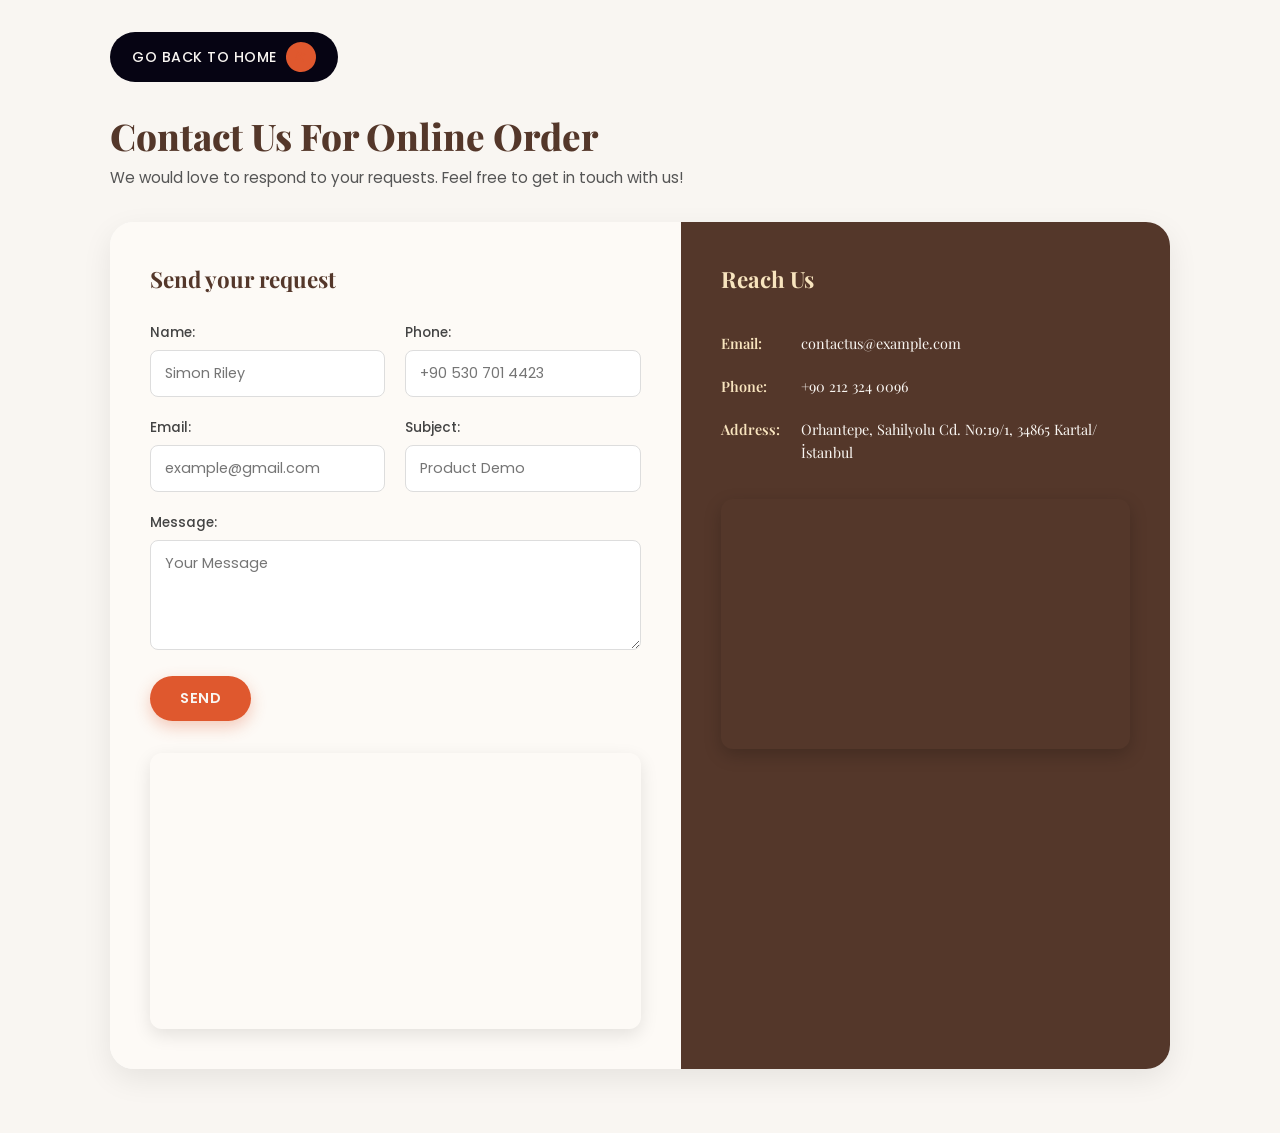
<file: contact.html>
<!DOCTYPE html>
<html lang="en">
<head>
    <meta charset="UTF-8">
    <meta name="viewport" content="width=device-width, initial-scale=1.0">
    <title>Contact Us - Q.Lab Coffee</title>
    <!-- Favicon -->
    <link rel="icon" href="data:image/svg+xml,<svg xmlns=%22http://www.w3.org/2000/svg%22 viewBox=%220 0 100 100%22><text y=%22.9em%22 font-size=%2290%22>☕</text></svg>">
    <link rel="stylesheet" href="stylish.css">
    <!-- Boxicons -->
    <link href='https://unpkg.com/boxicons@2.1.4/css/boxicons.min.css' rel='stylesheet'>
</head>
<body class="contact">

    <div class="btnx">
        <a href="index.html" class="btn">
            <span>Go Back to Home</span>
            <i class='bx bx-left-arrow-alt'></i>
        </a>
    </div>

    <main class="contact-section">
        <div class="container">
            <h1>Contact Us For Online Order</h1>
            <p class="subtext">We would love to respond to your requests. Feel free to get in touch with us!</p>

            <div class="contact-box">
                <!-- Left Form Column -->
                <div class="contact-left">
                    <h3>Send your request</h3>
                    <form class="contact-form" id="contactForm" onsubmit="event.preventDefault(); alert('Thank you! Your message has been received.'); this.reset();">
                        <div class="input-row">
                            <div class="input-group">
                                <label for="name">Name:</label>
                                <input type="text" id="name" placeholder="Simon Riley" required>
                            </div>
                            <div class="input-group">
                                <label for="phone">Phone:</label>
                                <input type="tel" id="phone" placeholder="+90 530 701 4423">
                            </div>
                        </div>

                        <div class="input-row">
                            <div class="input-group">
                                <label for="email">Email:</label>
                                <input type="email" id="email" placeholder="example@gmail.com" required>
                            </div>
                            <div class="input-group">
                                <label for="subject">Subject:</label>
                                <input type="text" id="subject" placeholder="Product Demo">
                            </div>
                        </div>

                        <label for="message">Message:</label>
                        <textarea id="message" rows="4" placeholder="Your Message" required></textarea>

                        <button type="submit">SEND</button>

                        <div class="video-wrapper">
                            <iframe 
                                src="https://www.youtube.com/embed/4Mzgb0GzL18?si=ZM2g_o-kmfveIojc" 
                                title="YouTube video player" 
                                allow="accelerometer; autoplay; clipboard-write; encrypted-media; gyroscope; picture-in-picture; web-share" 
                                allowfullscreen>
                            </iframe>
                        </div>
                    </form>
                </div>

                <!-- Right Info Column -->
                <div class="contact-right">
                    <h3>Reach Us</h3>

                    <table class="contact-info-table">
                        <tr>
                            <td>Email:</td>
                            <td>contactus@example.com</td>
                        </tr>
                        <tr>
                            <td>Phone:</td>
                            <td>+90 212 324 0096</td>
                        </tr>
                        <tr>
                            <td>Address:</td>
                            <td>Orhantepe, Sahilyolu Cd. No:19/1, 34865 Kartal/İstanbul</td>
                        </tr>
                    </table>

                    <div class="map-wrapper">
                        <iframe 
                            src="https://www.google.com/maps/embed?pb=!1m18!1m12!1m3!1d2508.5531154723544!2d-114.09509571028615!3d51.042873971601495!2m3!1f0!2f0!3f0!3m2!1i1024!2i768!4f13.1!3m3!1m2!1s0x53716f61937b92df%3A0xee4f1465c2570eb7!2sQ.Lab%20Coffee%20Roasters%20%26%20Tasting%20Experience!5e0!3m2!1str!2str!4v1705629506793!5m2!1str!2str" 
                            allowfullscreen="" 
                            loading="lazy" 
                            referrerpolicy="no-referrer-when-downgrade">
                        </iframe>
                    </div>
                </div>
            </div>
        </div>
    </main>

</body>
</html>
</file>
<file: stylish.css>
/* google fonts */
@import url('https://fonts.googleapis.com/css2?family=Playfair+Display:wght@400;500;600;700;800&family=Poppins:wght@400;500;600;700;800&display=swap');

*{
    margin: 0;
    padding: 0;
    box-sizing: border-box;
    scroll-behavior: smooth;
    scroll-padding-top: 5rem;
    font-family: var(--font-family-2);
}

/* variables */
:root{
    --main-color: #54372a;
    --second-color: #df582e;
    --text-color: #060413;
    --container-color: #f8e4be;
    --bg-color: #f9f6f2;
    --text-alter-color: #94908e;
    --poppins-font: 'Poppins', sans-serif;
    --font-family-2: 'Playfair Display', serif;
}

html, body{
    width: 100%;
    overflow-x: hidden;
    background: var(--bg-color);
    color: var(--text-color);
}

body{
    line-height: 1.6;
}

/*Custom scroll bar*/
html::-webkit-scrollbar{
    width: 0.5rem;
    background: transparent;
}
html::-webkit-scrollbar-thumb{
    background-color: var(--main-color);
    border-radius: 4px;
}

a{
    text-decoration: none;
}

img{
    width: 100%;
    max-width: 100%;
    display: block;
}

section{
    padding: 4rem 0 3rem;
}

.container{
    max-width: 1060px;
    margin: auto;
    width: 90%;
}

/* Header & Navigation */
header{
    position: fixed;
    top: 20px;
    left: 0;
    width: 100%;
    z-index: 100;
}

.nav{
    display: flex;
    justify-content: space-between;
    align-items: center;
    background: var(--text-color);
    padding: 14px 24px;
    border-radius: 2rem;
    box-shadow: 0 10px 25px rgba(0, 0, 0, 0.15);
}

.logo{
    font-size: 1.4rem;
    font-weight: 700;
    color: var(--container-color);
    letter-spacing: 0.5px;
}

.navbar{
    display: flex;
    align-items: center;
    column-gap: 1.8rem;
}

.nav-link{
    font-size: 0.9rem;
    color: var(--text-alter-color);
    font-family: var(--poppins-font);
    font-weight: 500;
    transition: 0.3s ease;
}

.nav-link:hover{
    color: var(--bg-color);
}

.nav-icons{
    display: flex;
    align-items: center;
    column-gap: 1rem;
}

.nav-icons .bx{
    color: var(--bg-color);
    font-size: 20px;
}

/* menu icon */
.menu-icon{
    display: none;
    flex-direction: column;
    align-items: center;
    justify-content: center;
    row-gap: 5px;
    cursor: pointer;
    z-index: 200;
    transition: 0.3s;
}

.menu-icon div{
    display: block;
    background: var(--bg-color);
    height: 2px;
    width: 24px;
    transition: 0.3s;
    border-radius: 2px;
}

.move .line1{
    transform: rotate(-45deg) translate(-5px, 5px);
}

.move .line2{
    opacity: 0;
}

.move .line3{
    transform: rotate(45deg) translate(-5px, -5px);
}

/* Home Section */
.home{
    min-height: 80vh;
    display: grid;
    grid-template-columns: repeat(2, 1fr);
    align-items: center;
    gap: 2rem;
    padding-top: 7rem;
}

.home-text h1{
    font-size: 3.5rem;
    font-weight: 800;
    line-height: 1.15;
    color: var(--main-color);
}

.home-text p{
    max-width: 380px;
    font-size: 0.95rem;
    font-family: var(--poppins-font);
    color: #444;
    margin: 1.2rem 0 1.8rem;
}

.btn{
    display: inline-flex;
    align-items: center;
    justify-content: center;
    column-gap: 0.6rem;
    padding: 10px 20px;
    border-radius: 2rem;
    background: var(--text-color);
    transition: 0.3s ease;
}

.btn:hover{
    transform: translateY(-2px);
    box-shadow: 0 8px 20px rgba(0, 0, 0, 0.15);
}

.btn span{
    font-family: var(--poppins-font);
    color: var(--bg-color);
    font-size: 0.88rem;
    font-weight: 500;
    text-transform: uppercase;
    letter-spacing: 0.5px;
}

.btn .bx{
    font-size: 18px;
    background: var(--second-color);
    color: var(--bg-color);
    padding: 5px;
    border-radius: 50%;
    transform: rotate(60deg);
}

.home-img{
    max-width: 520px;
    width: 100%;
    margin: auto;
    object-fit: contain;
}

/* Headings */
.heading{
    display: flex;
    flex-direction: column;
    align-items: center;
    text-align: center;
    margin-bottom: 2.5rem;
}

.heading h2{
    font-size: 2.2rem;
    font-weight: 800;
    color: var(--main-color);
    line-height: 1.25;
}

.heading p{
    max-width: 550px;
    width: 100%;
    font-size: 0.92rem;
    font-family: var(--poppins-font);
    color: #555;
    margin-top: 1rem;
}

/* Services */
.service-content{
    display: grid;
    grid-template-columns: repeat(auto-fit, minmax(150px, 1fr));
    gap: 1.2rem;
    justify-content: center;
}

.ser-box{
    background: var(--main-color);
    display: flex;
    flex-direction: column;
    align-items: center;
    row-gap: 1rem;
    padding: 30px 15px;
    border-radius: 1.5rem;
    text-align: center;
    transition: 0.3s ease;
}

.ser-box:hover{
    transform: translateY(-5px);
    box-shadow: 0 10px 25px rgba(84, 55, 42, 0.25);
}

.ser-box img{
    width: 80px;
    height: 80px;
    object-fit: contain;
}

.ser-box p{
    color: var(--container-color);
    font-family: var(--poppins-font);
    font-weight: 500;
    font-size: 0.9rem;
}

/* Products */
.product-content{
    display: grid;
    grid-template-columns: repeat(3, 1fr);
    gap: 1.8rem;
    background: #e8d8cd;
    border-radius: 1.5rem;
    padding: 40px;
}

.product-box{
    background: #fff8f7;
    padding: 24px;
    border-radius: 1.5rem;
    display: flex;
    flex-direction: column;
    align-items: center;
    transition: 0.3s ease;
}

.product-box:hover{
    transform: translateY(-5px);
    box-shadow: 0 12px 24px rgba(0, 0, 0, 0.08);
}

.product-box img{
    margin-top: 1rem;
    width: 140px;
    height: 140px;
    border-radius: 50%;
    object-fit: cover;
}

.product-box p{
    font-size: 0.72rem;
    font-weight: 500;
    font-family: var(--poppins-font);
    padding: 3px 10px;
    border: 1px solid var(--text-alter-color);
    border-radius: 1rem;
    background: #fff;
    margin: 1rem 0 0.5rem;
}

.product-box h2{
    color: var(--main-color);
    font-size: 1.25rem;
    font-weight: 600;
}

.product-info{
    display: flex;
    align-items: center;
    justify-content: space-between;
    margin-top: 1.5rem;
    width: 100%;
}

.product-info span{
    color: var(--main-color);
    font-size: 1.15rem;
    font-weight: 600;
    font-family: var(--poppins-font);
}

.product-info .bx{
    padding: 8px;
    background: var(--second-color);
    color: var(--bg-color);
    border-radius: 50%;
    cursor: pointer;
    transition: 0.3s ease;
}

.product-info .bx:hover{
    background: var(--main-color);
}

/* Team */
.team-content{
    display: grid;
    grid-template-columns: repeat(auto-fit, minmax(260px, 1fr));
    gap: 1.8rem;
}

.team-box{
    background: #fff;
    padding: 16px;
    border-radius: 12px;
    box-shadow: 0 6px 18px rgba(0, 0, 0, 0.04);
}

.team-box img{
    width: 100%;
    height: 360px;
    object-fit: cover;
    border-radius: 10px;
}

.team-box h2{
    font-size: 1.1rem;
    font-weight: 600;
    color: var(--main-color);
    font-family: var(--poppins-font);
    margin-top: 1rem;
}

.team-box span{
    font-size: 0.8rem;
    color: var(--second-color);
    font-family: var(--poppins-font);
    font-weight: 500;
}

.team-box p{
    font-size: 0.88rem;
    font-family: var(--poppins-font);
    color: #555;
    margin-top: 10px;
    line-height: 1.5;
}

/* Review / Testimonials */
.review{
    max-width: 650px;
    margin: auto;
    width: 90%;
}

.review-box{
    display: flex;
    flex-direction: column;
    align-items: center;
    text-align: center;
    margin-bottom: 3.5rem !important;
    padding: 0 10px;
}

.review-box img{
    width: 90px;
    height: 90px;
    border-radius: 50%;
    border: 5px solid #fff;
    object-fit: cover;
    object-position: center;
    box-shadow: 0 4px 16px hsla(355, 25%, 15%, 0.15);
}

.review-box h2{
    font-size: 1.05rem;
    color: var(--main-color);
    font-family: var(--poppins-font);
    font-weight: 600;
    margin: 1rem 0 0.3rem;
}

.review-box span{
    font-size: 1.15rem;
    font-weight: 600;
    color: var(--main-color);
    display: block;
    margin-bottom: 0.8rem;
}

.review-box p{
    font-size: 0.92rem;
    font-family: var(--poppins-font);
    color: #666;
    line-height: 1.6;
}

.swiper-pagination-bullet{
    width: 8px !important;
    height: 8px !important;
    border-radius: 0.2rem !important;
    background: var(--main-color) !important;
    opacity: 0.5 !important;
    transition: 0.3s ease;
}

.swiper-pagination-bullet-active{
    width: 1.5rem !important;
    background: var(--second-color) !important;
    opacity: 1 !important;
}

/* Book Table */
.book{
    display: flex;
    flex-direction: column;
    align-items: center;
    justify-content: center;
    color: var(--bg-color);
    padding: 60px 20px;
    position: relative;
    border-radius: 1.5rem;
    overflow: hidden;
    margin-bottom: 3rem;
}

.book-img{
    position: absolute;
    top: 0;
    left: 0;
    width: 100%;
    height: 100%;
    object-fit: cover;
    z-index: -2;
}

.book-overlay{
    position: absolute;
    top: 0;
    left: 0;
    width: 100%;
    height: 100%;
    background: rgba(0, 0, 0, 0.65);
    z-index: -1;
}

.book-data{
    max-width: 480px;
    width: 100%;
    text-align: center;
}

.book-data h2{
    font-size: 2.2rem;
    font-weight: 700;
    line-height: 1.25;
    margin-bottom: 1.2rem;
}

.book-data form{
    display: flex;
    align-items: center;
    gap: 10px;
    background: var(--bg-color);
    border-radius: 2.5rem;
    padding: 6px 12px;
    margin: 1.2rem 0;
    box-shadow: 0 8px 24px rgba(0, 0, 0, 0.2);
}

.input-box{
    display: flex;
    align-items: center;
    column-gap: 8px;
    flex: 1;
    padding: 0 10px;
}

.input-box .bx{
    color: var(--main-color);
    font-size: 1.1rem;
}

.input-box input{
    width: 100%;
    border: none;
    outline: none;
    padding: 12px 0;
    background: transparent;
    font-family: var(--poppins-font);
    font-size: 0.9rem;
    color: var(--text-color);
}

.book-btn{
    border: none;
    cursor: pointer;
    font-family: var(--poppins-font);
    font-size: 0.85rem;
    font-weight: 600;
    padding: 12px 20px;
    background: var(--main-color);
    color: var(--bg-color);
    border-radius: 2.5rem;
    white-space: nowrap;
    transition: 0.3s ease;
}

.book-btn:hover{
    background: var(--second-color);
}

.book-data p{
    font-size: 0.85rem;
    font-family: var(--poppins-font);
    opacity: 0.9;
}

/* Footer */
.footer{
    display: grid;
    grid-template-columns: repeat(4, 1fr);
    gap: 2rem;
    margin-top: 3rem !important;
    padding-bottom: 2rem;
}

.footer .logo{
    color: var(--main-color);
    font-size: 1.5rem;
}

.social{
    display: flex;
    align-items: center;
    margin-top: 1rem;
    gap: 0.8rem;
}

.social a{
    font-size: 22px;
    color: var(--main-color);
    display: inline-flex;
    align-items: center;
    justify-content: center;
    width: 36px;
    height: 36px;
    border-radius: 50%;
    background: rgba(84, 55, 42, 0.08);
    transition: 0.3s ease;
}

.social a:hover{
    color: #fff;
    background: var(--second-color);
    transform: translateY(-2px);
}

.footer-box{
    display: flex;
    flex-direction: column;
}

.footer-box h3{
    font-size: 1.1rem;
    font-weight: 600;
    color: var(--main-color);
    margin-bottom: 1.2rem;
    font-family: var(--poppins-font);
}

.footer-box a{
    color: #555;
    font-family: var(--poppins-font);
    font-size: 0.9rem;
    margin-bottom: 8px;
    transition: 0.2s ease;
}

.footer-box a:hover{
    color: var(--second-color);
    padding-left: 4px;
}

.copyright{
    padding: 24px;
    color: #777;
    font-family: var(--poppins-font);
    font-size: 0.85rem;
    text-align: center;
    border-top: 1px solid rgba(0, 0, 0, 0.06);
}

/* ---------------------------------------------
   CONTACT PAGE STYLES
--------------------------------------------- */
body.contact{
    background: var(--bg-color);
    min-height: 100vh;
}

.btnx{
    max-width: 1060px;
    margin: 2rem auto 1rem;
    width: 90%;
}

.btnx .btn{
    display: inline-flex;
    align-items: center;
    column-gap: 0.6rem;
    padding: 10px 22px;
    border-radius: 2.5rem;
    background: var(--text-color);
    color: var(--bg-color);
    transition: 0.3s ease;
}

.btnx .btn:hover{
    transform: translateY(-2px);
    box-shadow: 0 8px 20px rgba(0, 0, 0, 0.15);
}

.btnx .btn span{
    color: var(--bg-color);
    font-family: var(--poppins-font);
    font-size: 0.88rem;
    font-weight: 500;
}

.btnx .btn .bx{
    font-size: 20px;
    color: var(--second-color);
}

.contact-section{
    padding: 1rem 0 4rem;
}

.contact-section h1{
    font-size: 2.3rem;
    font-weight: 800;
    color: var(--main-color);
    margin-bottom: 8px;
    line-height: 1.2;
}

.contact-section .subtext{
    font-family: var(--poppins-font);
    font-size: 0.95rem;
    color: #555;
    margin-bottom: 2rem;
}

.contact-box{
    background: #fff;
    display: flex;
    border-radius: 1.5rem;
    overflow: hidden;
    box-shadow: 0 10px 30px rgba(0, 0, 0, 0.08);
}

.contact-left{
    flex: 1.2;
    padding: 40px;
    background: #fdfaf6;
    color: var(--text-color);
}

.contact-right{
    flex: 1;
    padding: 40px;
    background: var(--main-color);
    color: var(--bg-color);
}

.contact-left h3{
    font-size: 1.4rem;
    font-weight: 700;
    color: var(--main-color);
    margin-bottom: 24px;
}

.contact-right h3{
    font-size: 1.4rem;
    font-weight: 700;
    color: var(--container-color);
    margin-bottom: 24px;
}

.input-row{
    display: flex;
    gap: 20px;
    margin-bottom: 20px;
}

.input-row .input-group{
    flex: 1;
}

.contact-form label{
    display: block;
    margin-bottom: 6px;
    font-family: var(--poppins-font);
    font-size: 0.85rem;
    font-weight: 500;
    color: #444;
}

.contact-form input,
.contact-form textarea{
    width: 100%;
    border: 1px solid #ddd;
    border-radius: 8px;
    outline: none;
    padding: 12px 14px;
    background: #fff;
    font-family: var(--poppins-font);
    font-size: 0.9rem;
    transition: 0.3s ease;
    box-sizing: border-box;
}

.contact-form input:focus,
.contact-form textarea:focus{
    border-color: var(--second-color);
    box-shadow: 0 0 0 3px rgba(223, 88, 46, 0.15);
}

.contact-form textarea{
    resize: vertical;
    margin-bottom: 20px;
}

.contact-form button{
    background: var(--second-color);
    border: none;
    outline: none;
    padding: 12px 30px;
    color: var(--bg-color);
    font-family: var(--poppins-font);
    font-size: 0.9rem;
    font-weight: 600;
    letter-spacing: 0.5px;
    border-radius: 30px;
    cursor: pointer;
    transition: 0.3s ease;
    box-shadow: 0 6px 16px rgba(223, 88, 46, 0.3);
}

.contact-form button:hover{
    background: var(--main-color);
    transform: translateY(-2px);
}

/* Responsive Video & Map Containers */
.video-wrapper{
    position: relative;
    width: 100%;
    padding-bottom: 56.25%;
    height: 0;
    overflow: hidden;
    border-radius: 12px;
    margin-top: 2rem;
    box-shadow: 0 6px 18px rgba(0, 0, 0, 0.1);
}

.video-wrapper iframe{
    position: absolute;
    top: 0;
    left: 0;
    width: 100%;
    height: 100%;
    border: 0;
}

.contact-info-table{
    width: 100%;
    border-collapse: collapse;
    font-family: var(--poppins-font);
    font-size: 0.9rem;
    margin-bottom: 1.5rem;
}

.contact-info-table td{
    padding: 10px 0;
    vertical-align: top;
}

.contact-info-table td:first-child{
    width: 80px;
    font-weight: 600;
    color: var(--container-color);
}

.contact-info-table td:last-child{
    color: var(--bg-color);
}

.map-wrapper{
    width: 100%;
    border-radius: 12px;
    overflow: hidden;
    box-shadow: 0 6px 18px rgba(0, 0, 0, 0.2);
    margin-top: 1rem;
}

.map-wrapper iframe{
    width: 100%;
    height: 250px;
    border: 0;
    display: block;
}

/* ---------------------------------------------
   RESPONSIVE MEDIA QUERIES
--------------------------------------------- */
@media (max-width: 1080px){
    .container{
        width: 90%;
    }
    .home-text h1{
        font-size: 3rem;
    }
    .product-content{
        grid-template-columns: repeat(3, 1fr);
        padding: 30px;
        gap: 1.2rem;
    }
}

@media (max-width: 920px){
    .contact-box{
        flex-direction: column;
    }
    .contact-left,
    .contact-right{
        width: 100%;
        padding: 30px 24px;
    }
}

@media (max-width: 875px){
    section{
        padding: 3rem 0 2rem;
    }
    .home{
        padding-top: 6.5rem;
    }
    .home-text h1{
        font-size: 2.6rem;
    }
    .product-content{
        grid-template-columns: repeat(2, 1fr);
    }
}

@media (max-width: 770px){
    .home{
        min-height: auto;
        grid-template-columns: 1fr;
        padding-top: 6.5rem;
        gap: 2.5rem;
        text-align: center;
    }
    .home-text{
        order: 2;
    }
    .home-img{
        order: 1;
        max-width: 380px;
    }
    .home-text p{
        margin: 1rem auto 1.5rem;
    }
    .home-text .btn{
        margin: 0 auto;
    }
    .heading h2,
    .book-data h2{
        font-size: 1.8rem;
    }
    .book{
        padding: 40px 20px;
    }
    .book-data form{
        flex-direction: column;
        border-radius: 1.2rem;
        padding: 14px;
    }
    .input-box{
        width: 100%;
        border-bottom: 1px solid #ddd;
        padding: 6px 0;
    }
    .book-btn{
        width: 100%;
        margin-top: 8px;
    }
    .footer{
        grid-template-columns: repeat(2, 1fr);
        gap: 2rem;
    }
}

@media (max-width: 700px){
    header{
        top: 15px;
    }
    .nav{
        padding: 12px 20px;
    }
    .menu-icon{
        display: flex;
    }
    .navbar{
        position: absolute;
        top: 115%;
        left: 50%;
        transform: translateX(-50%);
        width: 90vw;
        background: var(--text-color);
        display: flex;
        flex-direction: column;
        align-items: center;
        padding: 24px 20px;
        border-radius: 1.2rem;
        box-shadow: 0 15px 35px rgba(0, 0, 0, 0.3);
        clip-path: polygon(0 0, 100% 0, 100% 0, 0 0);
        transition: 0.4s cubic-bezier(0.075, 0.82, 0.165, 1);
        pointer-events: none;
    }
    .open-menu{
        clip-path: polygon(0 0, 100% 0, 100% 100%, 0% 100%);
        pointer-events: auto;
    }
    .nav-link{
        display: block;
        margin: 0.8rem 0;
        font-size: 1rem;
    }
    .input-row{
        flex-direction: column;
        gap: 15px;
    }
}

@media (max-width: 520px){
    .heading h2 br{
        display: none;
    }
    .heading h2,
    .contact-section h1{
        font-size: 1.6rem;
    }
    .home-text h1{
        font-size: 2.1rem;
    }
    .service-content{
        grid-template-columns: repeat(2, 1fr);
        gap: 1rem;
    }
    .product-content{
        grid-template-columns: 1fr;
        padding: 20px;
    }
    .footer{
        grid-template-columns: 1fr;
        text-align: center;
        gap: 1.8rem;
    }
    .social{
        justify-content: center;
    }
    .contact-left,
    .contact-right{
        padding: 24px 16px;
    }
}

@media (max-width: 360px){
    .service-content{
        grid-template-columns: 1fr;
    }
    .home-text h1{
        font-size: 1.8rem;
    }
}
</file>
